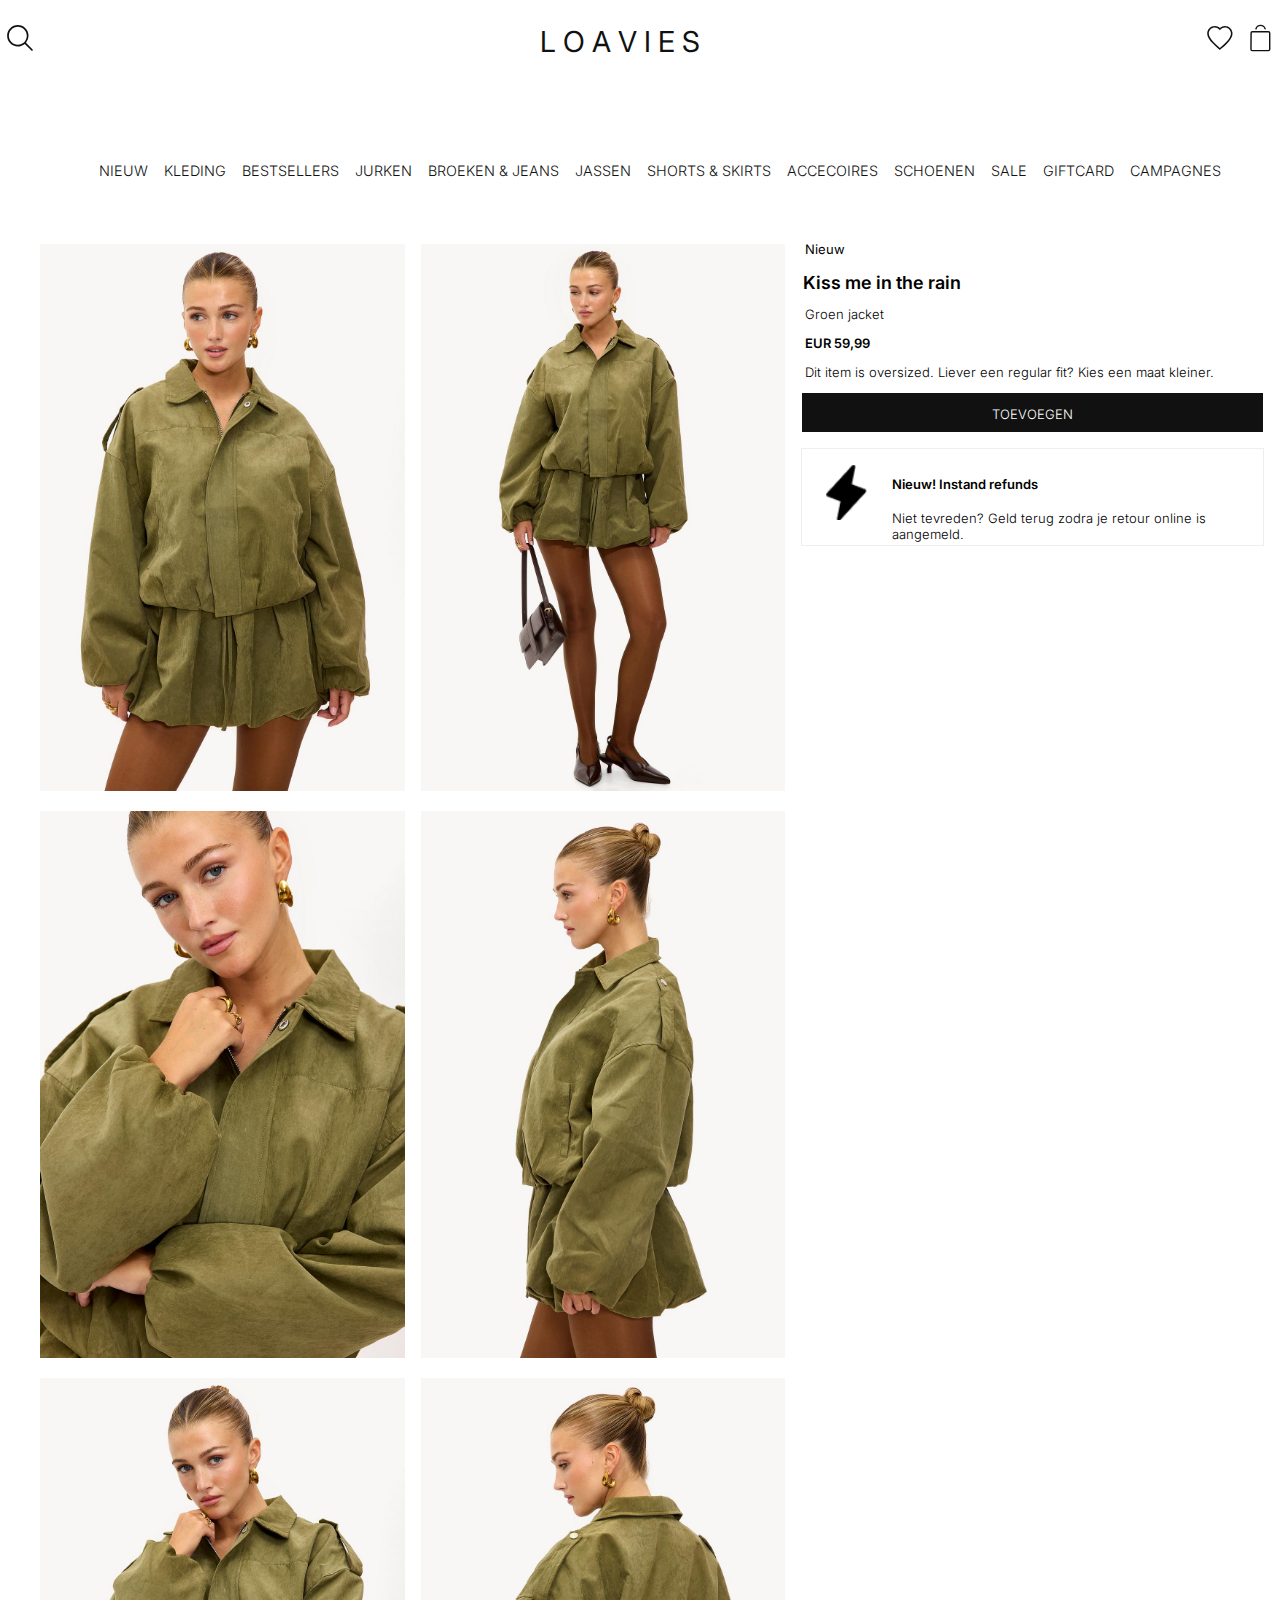
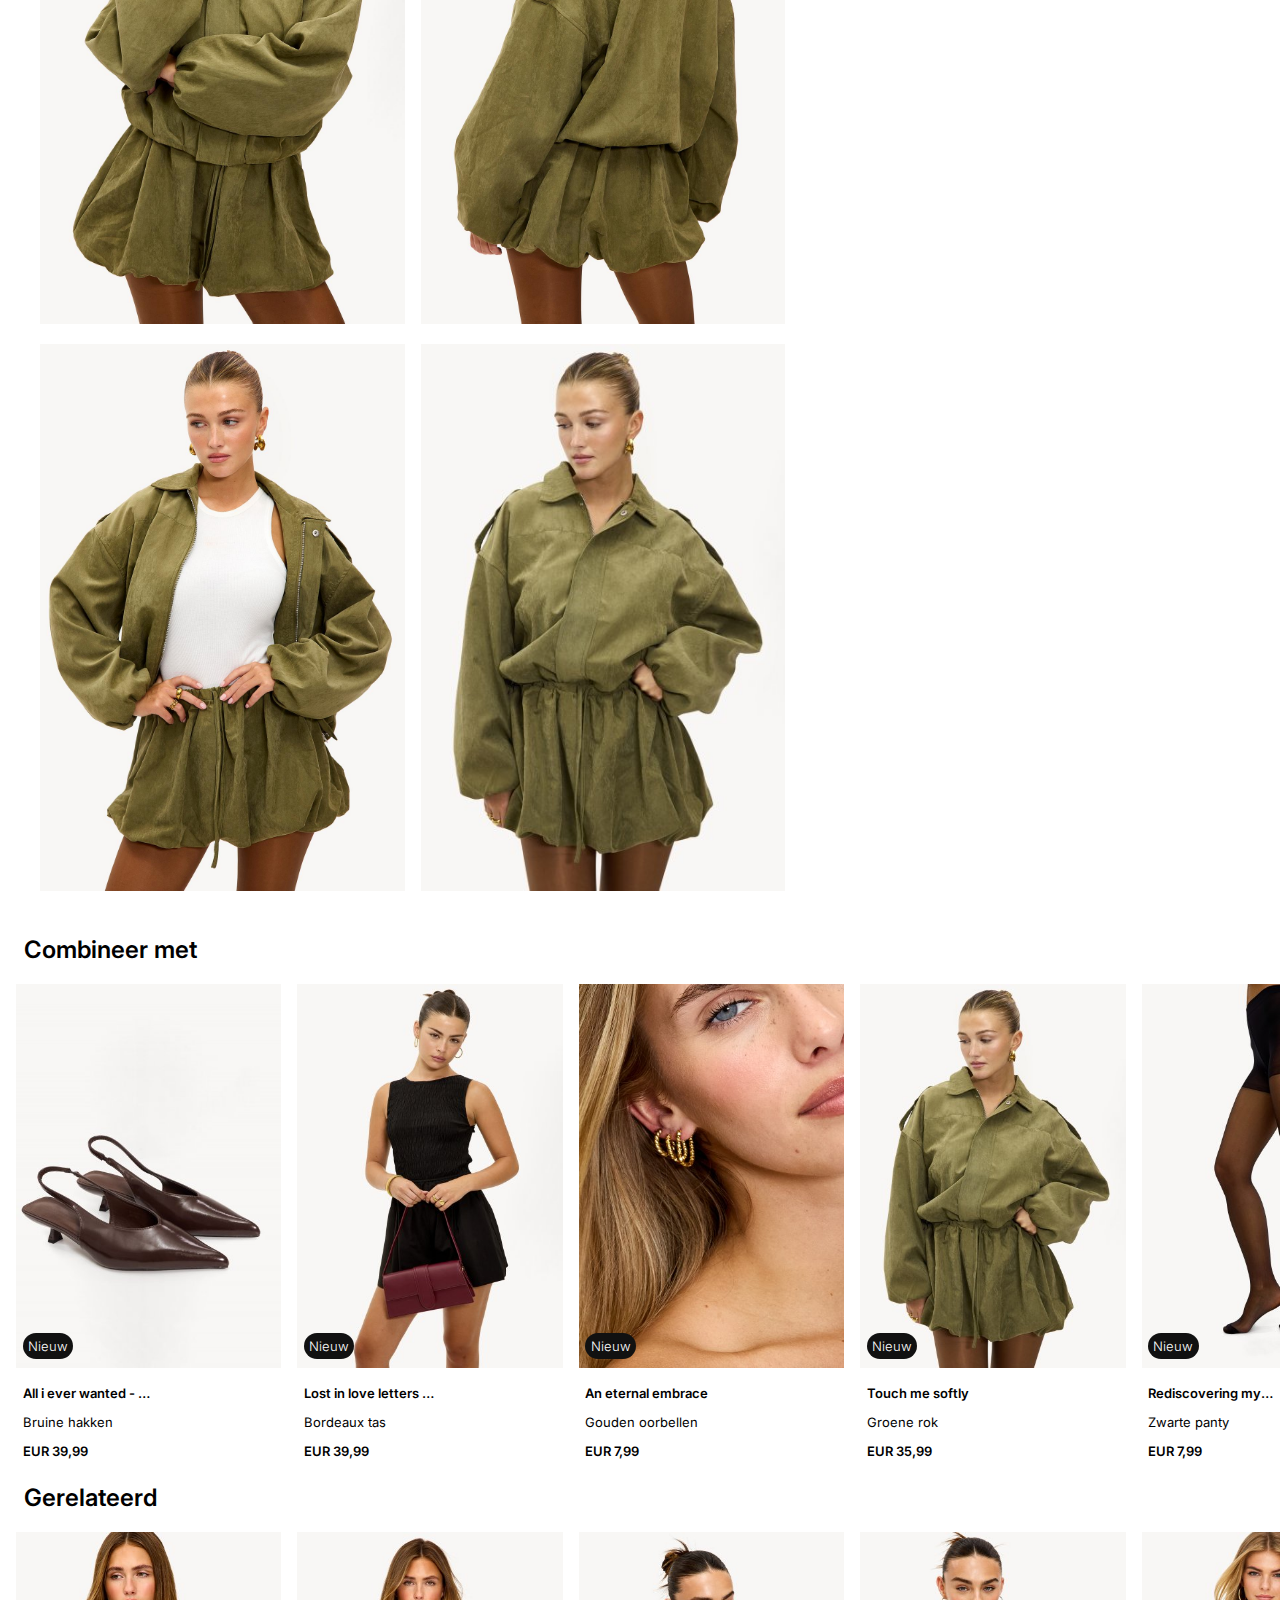
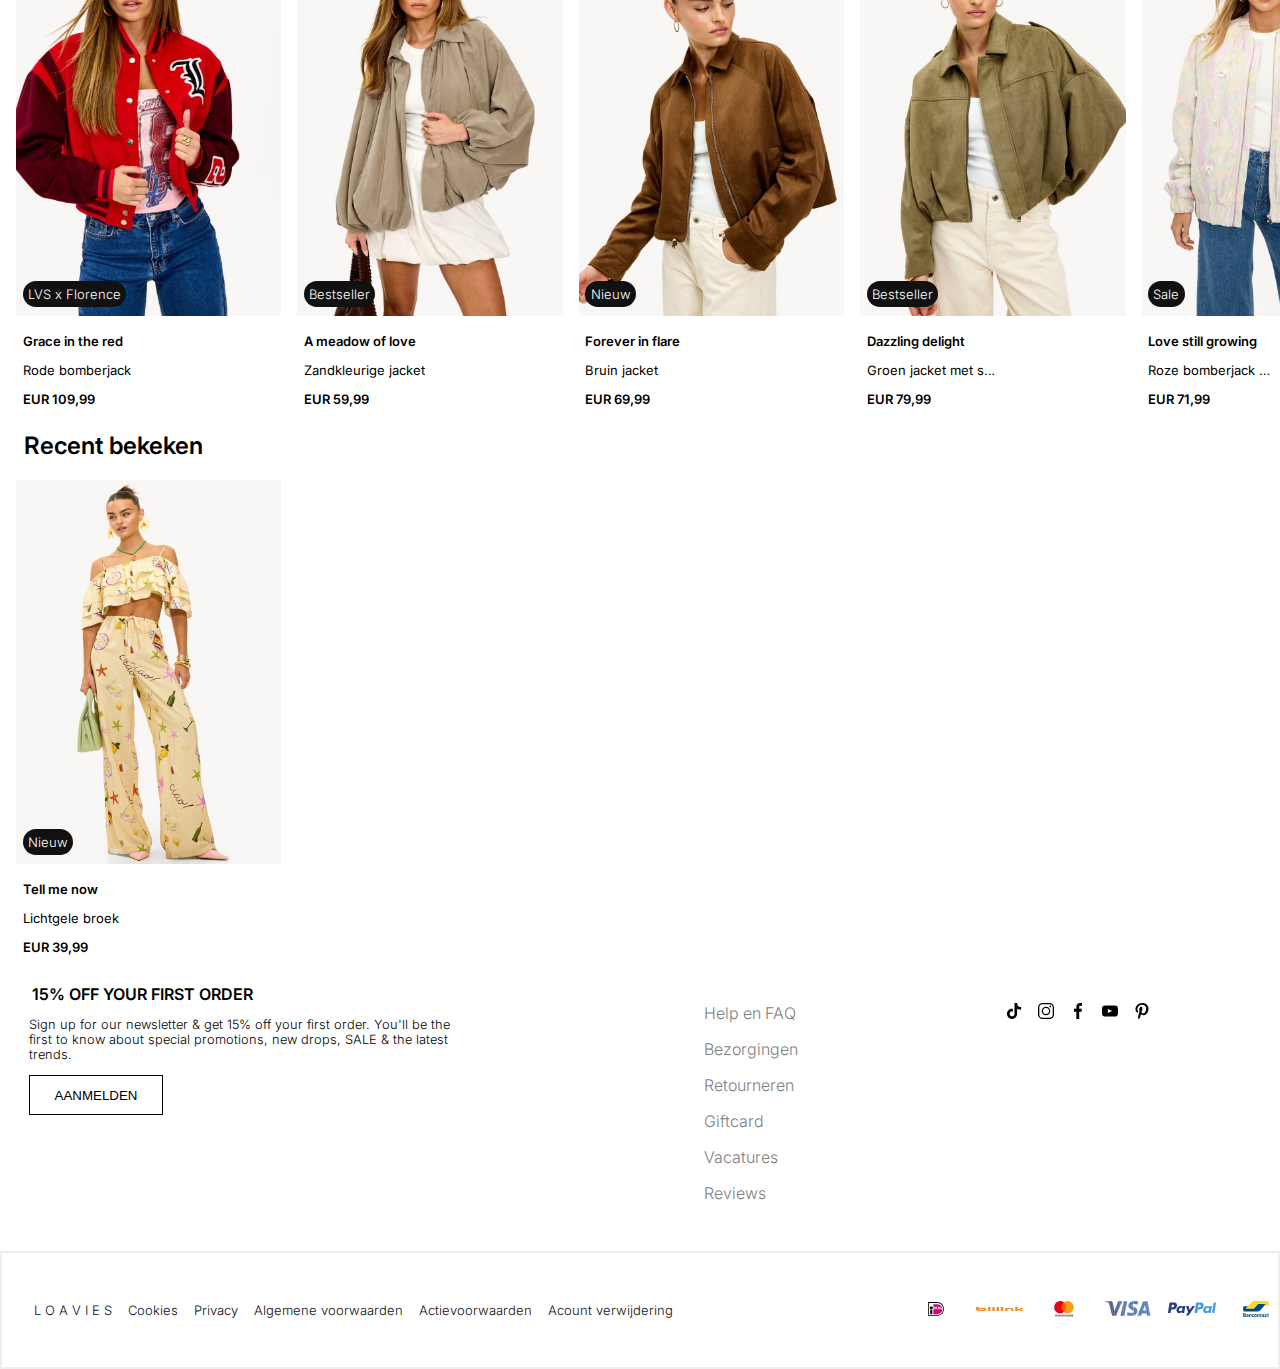
<file: detailpagina.html>
<!DOCTYPE html>
<html lang="nl">
<head>
    <meta charset="UTF-8">
    <meta name="viewport" content="width=device-width, initial-scale=1.0">
    <link rel="preconnect" href="https://fonts.googleapis.com">
    <link rel="preconnect" href="https://fonts.gstatic.com" crossorigin>
    <link href="https://fonts.googleapis.com/css2?family=Inter:ital,opsz,wght@0,14..32,100..900;1,14..32,100..900&display=swap" rel="stylesheet">
    <title>Groene jacker | LOAVIES</title>
    <link rel="stylesheet" href="styles/style2.css">
    <link rel="stylesheet" href="styles/style_algemeen.css">

</head>
<body>
<header>
    <nav>
        <ul>
            <li><button><svg xmlns="http://www.w3.org/2000/svg" width="40" height="40" viewBox="0 0 50 50" fill="none"><path fill="currentColor" d="M40.83 35.498a1.19 1.19 0 01.162 2.37l-.161.01H9.878a1.19 1.19 0 010-2.38h30.953zm0-11.688a1.19 1.19 0 01.162 2.37l-.161.01H9.878a1.19 1.19 0 010-2.38h30.953zm0-11.689a1.19 1.19 0 01.162 2.37l-.161.011H9.878a1.19 1.19 0 010-2.38h30.953z"></path></svg></button></li>
            <li><a href="#"><svg xmlns="http://www.w3.org/2000/svg" width="40" height="40" viewBox="0 0 50 50" fill="none"><path fill="currentColor" d="M40.779 39.233l-8.277-8.277a13.33 13.33 0 003.188-8.66c0-7.387-6.01-13.396-13.395-13.396-7.387 0-13.396 6.009-13.396 13.395 0 7.386 6.01 13.395 13.396 13.395 3.3 0 6.323-1.201 8.66-3.188l8.278 8.278a1.09 1.09 0 001.546 0 1.092 1.092 0 000-1.547zm-18.484-5.73c-6.18 0-11.209-5.027-11.209-11.208 0-6.18 5.028-11.208 11.209-11.208 6.18 0 11.208 5.028 11.208 11.208 0 2.697-.958 5.174-2.551 7.111a11.293 11.293 0 01-1.547 1.546 11.156 11.156 0 01-7.11 2.551z"></path></svg></a></li>
            <li><a href="#">L O A V I E S</a></li>
            <li><a href="#"><svg xmlns="http://www.w3.org/2000/svg" width="40" height="40" viewBox="0 0 50 50" fill="none"><path fill="currentColor" d="M31.132 10c5.257 0 9.534 4.277 9.534 9.534 0 3.664-2.773 8.088-7.416 12.904a72.71 72.71 0 01-5.19 4.852 62.937 62.937 0 01-2.635 2.139l-.6.454-.203-.158-.392-.304a67.242 67.242 0 01-2.633-2.187 77.201 77.201 0 01-5.185-4.923C11.77 27.45 9 23.061 9 19.534 9 14.277 13.276 10 18.534 10c2.314 0 4.56.857 6.299 2.39A9.548 9.548 0 0131.132 10zm0 1.962c-2.108 0-4.14.897-5.576 2.463l-.723.788-.247-.27-.476-.518a7.59 7.59 0 00-5.576-2.463c-4.175 0-7.573 3.397-7.573 7.572 0 2.761 2.267 6.448 6.144 10.64 2.508 2.713 5.293 5.232 7.735 7.22 2.441-1.94 5.225-4.414 7.73-7.103 3.872-4.158 6.135-7.874 6.135-10.757 0-4.175-3.398-7.572-7.573-7.572z"></path></svg></a></li>
            <li><a href="#"><svg xmlns="http://www.w3.org/2000/svg" width="40" height="40" viewBox="0 0 50 50"><path fill="currentColor" d="M35.564 16.27a2.47 2.47 0 012.47 2.469v20.458a2.47 2.47 0 01-2.47 2.47H15.29a2.47 2.47 0 01-2.47-2.47v-.02l.165-20.458a2.47 2.47 0 012.469-2.45h20.111zm0 1.764H15.453a.705.705 0 00-.706.7l-.163 20.458v.005c0 .39.315.706.705.706h20.275c.39 0 .706-.316.706-.706V18.74a.706.706 0 00-.706-.706zm-9.873-9.7c3.22 0 5.461 1.653 6.57 4.823a.882.882 0 01-1.664.582c-.866-2.474-2.45-3.642-4.906-3.642-2.456 0-4.04 1.168-4.906 3.642a.882.882 0 11-1.665-.582c1.11-3.17 3.352-4.824 6.57-4.824z"></path></svg></a></li>
        </ul>
    
        
    </nav>
    <nav>
        <button><svg xmlns="http://www.w3.org/2000/svg" width="50" height="50" viewBox="0 0 50 50" fill="none"><path fill="currentColor" fill-rule="evenodd" d="M12.403 10.43L25.5 23.528 38.596 10.43a1.042 1.042 0 111.473 1.473L26.971 25 40.07 38.097a1.042 1.042 0 01-1.473 1.473L25.5 26.472 12.403 39.57a1.042 1.042 0 11-1.473-1.473L24.028 25 10.93 11.903a1.042 1.042 0 011.473-1.473z" clip-rule="evenodd"></path></svg></button>
        <ul>
            <li><a href="#">NIEUW</a></li>
            <li><a href="#">KLEDING</a></li>
            <li><a href="#">BESTSELLERS</a></li>
            <li><a href="#">JURKEN</a></li>
            <li><a href="#">BROEKEN & JEANS</a></li>
            <li><a href="#">JASSEN</a></li>
            <li><a href="#">SHORTS & SKIRTS</a></li>
            <li><a href="#">ACCECOIRES</a></li>
            <li><a href="#">SCHOENEN</a></li>
            <li><a href="#">SALE</a></li>
            <li><a href="#">GIFTCARD</a></li>
            <li><a href="#">CAMPAGNES</a></li>
        </ul>
    </nav>
</header>
<main>
    <section>
        <ul>
            <li><img src="images/img1_groen_pakje.jpg" alt="afbeelding groen pakje"></li>
            <li><img src="images/img_2_groen_pakje.jpg" alt="afbeelding groen pakje"></li>
            <li><img src="images/img_3_groen_pakje.jpg" alt="afbeelding groen pakje"></li>
            <li><img src="images/img_4_groen_pakje.jpg" alt="afbeelding groen pakje"></li>
            <li><img src="images/img_5_groen_pakje.jpg" alt="afbeelding groen pakje"></li>
            <li><img src="images/img_6_groen_pakje.jpg" alt="afbeeldingn groen pakje"></li>
            <li><img src="images/img_7_groen_pakje.jpg" alt="afbeelding groen pakje"></li>
            <li><img src="images/img_8_groen_pakje.jpg" alt="afbeelding groen pakje"></li>
        </ul>
       <div>
            <h3>Nieuw</h3>
            <h2>Kiss me in the rain</h2>
            <p>Groen jacket</p>
            <p>EUR 59,99</p>
            <p>Dit item is oversized. Liever een regular fit? Kies een maat kleiner.</p>
            <button>TOEVOEGEN</button>
        
   
        <ul>
            <li><img src="images/flits.png" alt="icoon bliksem"><h2>Nieuw! Instand refunds</h2>
            <p>Niet tevreden? Geld terug zodra je retour online is aangemeld.</p></li>
            <li><img src="images/billink.png" alt="icoon billink"><h2>Betalen met billink</h2>
            <p>Koop nu en betaal 14 dagen later!</p></li>
            <li><img src="images/bezorging.svg" alt="icoon bezorging"><h2>Morgen in huis</h2>
            <p>Op werkdagen voor 22:00 besteld, de volgende dag in huis.</p></li>
            <li><img src="images/pakketje.svg" alt="icoon pakket"><h2>Gratis verzending</h2>
            <p>Gratis verzending bij orders vanaf 75 euro.</p></li>

        </ul>
   

        <details>
            <summary>Meer over dit product</summary>
            <p>Deze olijfgroene bomber jacket heeft een oversized fit met statement balloon sleeves voor een coole twist. De utility-inspired details zoals de borstzakken en knoopsluiting geven een stoere update aan het klassieke bomber design. De elastische taille en boorden creëren een moderne shape. Style deze jacket met een basic tee en straight jeans voor een casual chique look.</p>
            
            <p>Model informatie: Model is 174 cm en draagt maat XS.</p>
            
            <p>Kleur:Groen
            Materiaal: 0%
            Artikelnummer: 28986013700</p>
        </details>
        </div>
    </section>
    <section class="artikelen">
        <h2>Combineer met</h2>
        <ul>
            <li><img src="images/img_1_combineer_met.jpg" alt="hakken">
            <h3>Nieuw</h3>
            <p>All i ever wanted -  brown</p>
            <p>Bruine hakken</p>
            <p>EUR 39,99</p></li>
            <li><img src="images/img_2_combineer_met.jpg" alt="afbeelding rode tas">
            <h3>Nieuw</h3>
            <p>Lost in love letters - dark red</p>
            <p>Bordeaux tas</p>
            <p>EUR 39,99</p></li>
            <li><img src="images/img_3_combineer_met.jpg" alt="afbeelding oorbellen">
            <h3>Nieuw</h3>
            <p>An eternal embrace</p>
            <p>Gouden oorbellen</p>
            <p>EUR 7,99</p></li>
            <li><img src="images/img_4_combineer_met.jpg" alt="afbeelding groene rok">
            <h3>Nieuw</h3>
            <p>Touch me softly</p>
            <p>Groene rok</p>
            <p>EUR 35,99</p></li>
            <li><img src="images/img_5_combineer_met.jpg" alt="afbeelding panty">
            <h3>Nieuw</h3>
            <p>Rediscovering myself</p>
            <p>Zwarte panty</p>
            <p>EUR 7,99</p></li>

        </ul>
    </section>
    <section class="artikelen">
        <h2>Gerelateerd</h2>
        <ul>
            <li><img src="images/img_1_gerelateerd.jpg" alt="afbeelding florence collectie">
            <h3>LVS x Florence</h3>
            <p>Grace in the red</p>
            <p>Rode bomberjack</p>
            <p>EUR 109,99</p></li>
            <li><img src="images/img_2_gerelateerd.jpg" alt="afbeelding beige jas">
            <h3>Bestseller</h3>
            <p>A meadow of love</p>
            <p>Zandkleurige jacket</p>
            <p>EUR 59,99</p></li>
            <li><img src="images/img_3_gerelateerd.jpg" alt="afbeelding bruine jas">
            <h3>Nieuw</h3>
            <p>Forever in flare</p>
            <p>Bruin jacket</p>
            <p>EUR 69,99</p></li>
            <li><img src="images/img_4_gerelateerd.jpg" alt="afbeelding groene jas">
            <h3>Bestseller</h3>
            <p>Dazzling delight</p>
            <p>Groen jacket met suédelook</p>
            <p>EUR 79,99</p></li>
            <li><img src="images/img_5_gerelateerd.jpg" alt="afbeelding roze bomber">
            <h3>Sale</h3>
            <p>Love still growing</p>
            <p>Roze bomberjack met pailletten</p>
            <p>EUR 71,99</p></li>
        </ul>
    </section>
    <section class="artikelen">
        <h2>Recent bekeken</h2>
        <ul>
            <li><img src="images/img_1_recent_bekeken.jpg" alt="afbeelding lichtgele broek">
            <h3>Nieuw</h3>
            <P>Tell me now</P>
            <p>Lichtgele broek</p>
            <p>EUR 39,99</p></li>
        </ul>
    </section>
    <div class="bezorging">
    <p>Voor 23:00 uur besteld, morgen in huis!</p>
    </div>
</main>
<footer>
    <div>
        <h2>15% OFF YOUR FIRST ORDER</h2>
        <p>Sign up for our newsletter & get 15% off your first order. You'll be the first to know about special promotions, new drops, SALE & the latest trends.</p>
        <button>AANMELDEN</button>
   </div>
    <ul>
        <li><a href="https://www.loavies.com/nl/contact/klantenservice/">Help en FAQ</a></li>
        <li><a href="https://www.loavies.com/nl/bezorgingen/">Bezorgingen</a></li>
        <li><a href="https://www.loavies.com/nl/retouren/">Retourneren</a></li>
        <li><a href="http://loavies.com/nl/giftcard/">Giftcard</a></li>
        <li><a href="https://careers.loavies.com/nl/">Vacatures</a></li>
        <li><a href="https://nl.trustpilot.com/review/loavies.com">Reviews</a></li>
    </ul>
    <ul>
        <li><a href="#"><img src="images/tiktok_logo.svg" alt="link naar tiktok"></a></li>
        <li><a href="#"><img src="images/instagram_logo.svg" alt="link naar istagram"></a></li>
        <li><a href="#"><img src="images/facebook_logo.svg" alt="link naar facebook"></a></li>
        <li><a href="#"><img src="images/youtubel_ogo.svg" alt="link naar youtube"></a></li>
        <li><a href="#"><img src="images/pinterest_logo.svg" alt="link naar pinterest"></a></li>
		
    </ul>
</footer>
<footer>
    <ul>
        <li><a href="#">L O A V I E S</a></li>
        <li><a href="#">Cookies</a></li>
        <li><a href="#">Privacy</a></li>
        <li><a href="#">Algemene voorwaarden</a></li>
        <li><a href="#">Actievoorwaarden</a></li>
        <li><a href="#">Acount verwijdering</a></li>
    </ul>
    <ul>
        <li><img src="images/ideal.svg" alt="ideal logo"></li>
        <li><img src="images/billink.png" alt="billink logo"></li>
        <li><img src="images/mastercard.svg" alt="mastercard logo"></li>
        <li><img src="images/visa.svg" alt="visa logo"></li>
        <li><img src="images/paypal.svg" alt="paypal logo"></li>
        <li><img src="images/bancontact.svg" alt="bancontact logo"></li>
    </ul>
</footer>
</body>
</html>
</file>
<file: styles/style2.css>
@media (max-width: 999px){
main a{
	display: none;
}
section:nth-of-type(1) > ul:nth-of-type(1) {
	display: flex;
	overflow: auto;
	scroll-snap-type: x mandatory;
	scroll-behavior: smooth;
	padding: 0;
	list-style-type: none;
	overscroll-behavior-x: contain;
	scrollbar-width: none;
	scroll-marker-group: after;
	gap: 1em;
}

section:nth-of-type(1) > ul:nth-of-type(1) li{
	flex-basis: 100%;
	flex-shrink: 0;
	scroll-snap-align: center;
}

section:nth-of-type(1) > ul:nth-of-type(1)::scroll-marker-group {
		margin: 1em 3.5em 0;
		display: flex;
		flex-wrap: wrap;
		justify-content: center;
		align-content: center;
		row-gap:.25em;
		column-gap:.5em;
	}

section:nth-of-type(1) > ul:nth-of-type(1) li::scroll-marker {
		content: '' / 'naar' attr(data-label);
		width:0.5em;
		aspect-ratio:1;
		background-color:var(--bolletjescolor2);
		border-radius:50%;
		transition:.25s;
	}
	section:nth-of-type(1) > ul:nth-of-type(1) li::scroll-marker:target-current{
		background: var(--bolletjescolor1);
	
	}
section:nth-of-type(1) h3 {
	font-family: "Inter", sans-serif;
	font-size: small;
	font-weight: 300;
	font-style: normal;
	position: absolute;
	top: 36rem;
	margin-left: 0.5em;
	color: var(--lijstje-tekst);
	background-color: var(--backgroundcolor2);
	border-radius: 2em;
	padding: 0.6em;
}
section:nth-of-type(1) h2{
	font-family: "Inter", sans-serif;
	font-size: large;
	font-weight: 600;
	font-style: normal;
	margin-left: 1em;
	margin-bottom: 0em;
}
section:nth-of-type(1) p {
	margin-left: 1.4em;
}
section:nth-of-type(1) p:nth-of-type(1) {
	font-family: "Inter", sans-serif;
	font-size: small;
	font-weight: 300;
	font-style: normal;
	margin-bottom: 0em;
}
section:nth-of-type(1) p:nth-of-type(2) {
	font-family: "Inter", sans-serif;
	font-size: small;
	font-weight: 600;
	font-style: normal;
	margin-bottom: 0em;
}
/*
section:nth-of-type(1) p:nth-of-type(3) {
	display: none;
}
	*/
section:nth-of-type(1) p:nth-of-type(4) {
	font-family: "Inter", sans-serif;
	font-size: small;
	font-weight: 300;
	font-style: normal;
	background-color: var(--backgroundcolor1);
	margin: 1em;
	padding: 1em;
}
section:nth-of-type(1) button {
	background-color: var(--backgroundcolor2);
	font-family: "Inter", sans-serif;
	font-size: small;
	font-weight: 300;
	font-style: normal;
	color: var(--lijstje-tekst);
	border: none;
	display: block;
	margin: 1em auto;
	width: 93%;
    padding: 1em;
}
section:nth-of-type(1) > div ul{
	list-style-type: none;
	display: flex;
	overflow: auto;
	scroll-snap-type: x mandatory;
	scroll-behavior: smooth;
	padding: 1em;
	list-style-type: none;
	overscroll-behavior-x: contain;
	scrollbar-width: none;
	scroll-marker-group: after;
	gap: 1em;
	margin-left: 1em;
	border: 1px solid var(--randcolor);
	margin-right: 1em;
}
section:nth-of-type(1) > div ul li{
	flex-basis: 100%;
	flex-shrink: 0;
	scroll-snap-align: center;
	display: grid;
	grid-template-columns: auto 1fr;
	grid-template-rows:  2em 2em;
}
section:nth-of-type(1) div img {
	width: 100%;
	height: 170%;
}
section:nth-of-type(1) div ul:scroll-marker-group {
	margin: 1em 3.5em 0;
	display: flex;
	flex-wrap: wrap;
	justify-content: center;
	align-content: center;
	row-gap:.25em;
	column-gap:.5em;
}
section:nth-of-type(1) div ul li::scroll-marker {
	content: '' / 'naar' attr(data-label);
	width:0.5em;
	aspect-ratio:1;
	background-color:var(--bolletjescolor2);
	border-radius:50%;

	transition:.25s;
}
section:nth-of-type(1) ul li::scroll-marker:target-current{
	background: var(--bolletjescolor1);

}
section:nth-of-type(1) div ul h2 {
	font-family: "Inter", sans-serif;
	font-size: small;
	font-weight: 600;
	font-style: normal;
	margin-left: 1.5em;
}
section:nth-of-type(1) div ul p {
	font-family: "Inter", sans-serif;
	font-size: small;
	font-weight: 300;
	font-style: normal;
	grid-column: 2 / -1;
	
}
section:nth-of-type(1) div details:nth-of-type(1) {
	display: none;
}
details summary::after {
	content: '+';
	font-size: x-large;
	margin-left: 42%;
}
details summary {
	list-style-type: none;
	font-family: "Inter", sans-serif;
	font-size: medium;
	font-weight: 600;
	font-style: normal;
}
details summary::-webkit-details-marker {
    display: none;
}
details {
	border: 1px solid var(--randcolor);
	margin-top: 1em;
	padding: 1em;
	list-style-type: none;
	font-family: "Inter", sans-serif;
	font-size: small;
	font-weight: 300;
	font-style: normal;
}
details [open] summary::after {
	content: '-';
	font-size: x-large;
}
section:nth-of-type(1) p:nth-of-type(3), section:nth-of-type(1) p:nth-of-type(4),section:nth-of-type(1) p:nth-of-type(5),section:nth-of-type(1) p:nth-of-type(6),section:nth-of-type(1) p:nth-of-type(7),section:nth-of-type(1) p:nth-of-type(8){
	display: none;
}
p:nth-of-type(1), p:nth-of-type(2), p:nth-of-type(3), p:nth-of-type(4),p:nth-of-type(5) {
	font-family: "Inter", sans-serif;
		font-size: 1.1em;
		font-weight: 300;
		font-style: normal;
		margin-left: 1em;
}

}



@media (min-width: 1000px) {
	main a{
		text-decoration: none;
		color: var(--color-text);
		font-family: "Inter", sans-serif;
		font-size: small;
		font-weight: 300;
		font-style: normal;
	}
	main svg{
		margin-bottom: -0.7em;
		margin-left: 3em;
		height: auto;
		width: 2.5%;
	}
	main a:hover{
		font-weight: 500;
	}
	section:nth-of-type(1){
	
		display: grid;
		grid-template-columns: 2fr 1fr;


	}
	section:nth-of-type(1) ul {
		display: grid;
		grid-template-columns: 1fr 1fr;
		grid-template-rows: 1fr 1fr;
		list-style-type: none;
		gap: 1em;
		scroll-padding-top: 0;
		scroll-behavior: smooth;
	}
	
	section:nth-of-type(1) h2{
		font-family: "Inter", sans-serif;
		font-size: large;
		font-weight: 600;
		font-style: normal;
		margin-left: 1em;
		margin-bottom: 0em;
	}
	section:nth-of-type(1) h3 {
			font-family: "Inter", sans-serif;
			font-size: small;
			font-weight: 400;
			font-style: normal;
			margin-left: 1.5em;
			margin-bottom: 0em;
	}
	section:nth-of-type(1) p {
			font-family: "Inter", sans-serif;
			font-size: small;
			font-weight: 400;
			font-style: normal;
			margin-left: 1.5em;
			margin-bottom: 0em;
		}
	

		section:nth-of-type(1) button {
			background-color: var(--backgroundcolor2);
			font-family: "Inter", sans-serif;
			font-size: small;
			font-weight: 300;
			font-style: normal;
			color: var(--lijstje-tekst);
			border: none;
			display: block;
			margin: 1em auto;
			width: 93%;
			padding: 1em;
		}
		section:nth-of-type(1) button:hover{
			background-color: var(--buttoncolor);
			color: var(--color-text);
			border: 1px solid var(--randcolor2);
			font-weight: 600;
			
		}
		section:nth-of-type(1) > div ul{
			list-style-type: none;
			display: flex;
			overflow: auto;
			scroll-snap-type: x mandatory;
			scroll-behavior: smooth;
			padding: 1em;
			list-style-type: none;
			overscroll-behavior-x: contain;
			scrollbar-width: none;
			scroll-marker-group: after;
			gap: 1em;
			margin-left: 1em;
			border: 1px solid var(--randcolor);
			margin-right: 1em;
		}
		section:nth-of-type(1) > div ul li{
			flex-basis: 100%;
			flex-shrink: 0;
			scroll-snap-align: center;
			display: grid;
			grid-template-columns: auto 1fr;
			grid-template-rows:  2em 2em;
		}
		section:nth-of-type(1) div img {
			width: 100%;
			height: 170%;
		}
		section:nth-of-type(1) div ul:scroll-marker-group {
			margin: 1em 3.5em 0;
			display: flex;
			flex-wrap: wrap;
			justify-content: center;
			align-content: center;
			row-gap:.25em;
			column-gap:.5em;
		}
		section:nth-of-type(1) div ul li::scroll-marker {
			content: '' / 'naar' attr(data-label);
			width:0.5em;
			aspect-ratio:1;
			background-color:var(--bolletjescolor2);
			border-radius:50%;
		
			transition:.25s;
		}
		section:nth-of-type(1) ul li::scroll-marker:target-current{
			background: var(--bolletjescolor1);
		
		}
		section:nth-of-type(1) img {
			width: 100%;
			height: auto;
		}
	
			section:nth-of-type(1) div ul h2 {
				font-family: "Inter", sans-serif;
				font-size: small;
				font-weight: 600;
				font-style: normal;
				margin-left: 1.5em;
			}
			section:nth-of-type(1) div ul p {
				font-family: "Inter", sans-serif;
				font-size: small;
				font-weight: 300;
				font-style: normal;
				grid-column: 2 / -1;
				
			}
			section:nth-of-type(1) div p:nth-of-type(2){
				font-weight: 600;
			}
			section:is(:nth-of-type(1),:nth-of-type(1),:nth-of-type(3) ) div p{
				font-weight: 300;
				margin-right: 1em;
			}
			section:nth-of-type(1) div p:nth-of-type(8) {
				background-color: var(--backgroundcolor1);
				padding: 1em;
				margin-right: 1.5em;
			}
			section:nth-of-type(1) > div details:nth-of-type(2){
				display: none;
			}
		details{
			display: none;
		}
		div {
			position: sticky;
		}
		
		}

	






/************/
/* section 4*/
/************/


section:nth-of-type(7) {
    margin-bottom: 2em;
}
@media (min-width: 1000px) {
	.bezorging p {
		display: none;
	}
}
@media (max-width: 800px) {
.bezorging p {
    font-family: "Inter", sans-serif;
	font-size: small;
	font-weight: 300;
	font-style: normal;
    text-align: center;
    color: var(--text-color);
    background-color: var(--backgroundcolor1);
    padding: 1em;
}
}
</file>
<file: styles/style_algemeen.css>
/**************/
/* CSS REMEDY */
/**************/
*,
*::after,
*::before {
	box-sizing: border-box;
}

body {
	margin: 0;
	padding: 0;
}

img {
	max-width: 100%;
}
button {
	width: 15em;
	height: 3em;
	background: var(--button-color);
}
button:hover{
	background-color: var(--button-color2);
	color: var(--button-tekst);
}




/*********************/
/* CUSTOM PROPERTIES */
/*********************/
:root {
	/* startje */
	--color-text: #111;
    --text-color: #878787;
	--lijstje-tekst: white;
	--navbackground: white;
	--color-background: #eee;
	--backgroundcolor1: #F2F2F2;
	--button-color: white;
	--button-color2: black;
	--button-tekst: white;
	--link-color: grey;
	--backgroundcolor2: #111;
	--bolletjescolor1:#111;
	--bolletjescolor2:grey;
	--randcolor:#eee;
	--randcolor2:black; 
}





/****************/
/* JOUW STYLING */
/****************/

/****************/ 
/* de navigatie */
/****************/

nav:nth-of-type(1) {
	top:0;
	position: sticky;
	background-color: var(--navbackground);
	padding-top:  0.1em;
	padding-bottom: 0.1em;
	z-index: 30;
}
nav:nth-of-type(1) ul {
	display: flex;
	list-style-type: none;
	padding: 0;
	align-items: center;
	justify-content: space-between;
}
nav:nth-of-type(1) a {
	font-family: "Inter", sans-serif;
	font-size: 0.9em;
	font-weight: 400;
	font-style: normal;
	text-decoration: none;
	color: var(--color-text);
}
nav:nth-of-type(1) button {
	background: var(--navbackground);
	max-width: 5em;
	border: none;
}
nav:nth-of-type(2) {
	position:fixed;
	position: absolute;
	z-index: 1000;
	left: 0;
	top: 0;
	bottom: 0;
	right: 0;
	background-color: var(--navbackground);
	translate: -100% 0%;
	transition: translate .3s;;
}
nav:nth-of-type(2) button{
	border: none;
	float: right;
	padding: 0;
	margin-top: 1em;
}
nav:nth-of-type(2).toonMenu {
	translate: 0% 0%;

}
nav:nth-of-type(2) ul {
	list-style-type: none;
	margin-top: 5em;
} 
nav:nth-of-type(2) li{
	margin-bottom: 2em;
}
nav:nth-of-type(2) a {
	text-decoration: none;
	font-family: "Inter", sans-serif;
	font-size: 1em;
	font-weight: 600;
	font-style: normal;
	text-decoration: none;
	color: var(--color-text);
}
section:nth-of-type(2) button {
	border: none;

}
@media (max-width: 999px) {
	nav:nth-of-type(1) ul li:nth-child(4) {
		display: none;
	}
}

@media (min-width: 1000px){
	nav:nth-of-type(1) button {
		display: none;
	}
	nav:nth-of-type(1) ul {
		justify-content: center;
	}
	nav:nth-of-type(1) ul li:nth-child(2) {
		margin-right: auto;
	}
	nav:nth-of-type(1) ul li:nth-child(4) {
		margin-left: auto;
	}
	nav:nth-of-type(1) a{
		font-size: 1.8em;
	}
	nav:nth-of-type(2) button {
		display: none;
	}
	nav:nth-of-type(2) {
		position:static;
		translate:unset;
		padding:0;
		background: none;
	}
	nav:nth-of-type(2) ul {
		display: flex;
		gap: 1em;
		justify-content: center;
	}

	nav:nth-of-type(2) a{
		text-decoration: none;
		font-family: "Inter", sans-serif;
		font-size: 0.9em;
		font-weight: 300;
		font-style: normal;
		margin-bottom: 0;
	}
}



.artikelen h2 {
    font-family: "Inter", sans-serif;
	font-size: 1rem;
	font-weight: 600;
	font-style: normal;
	margin-left: 1em;
	margin-top: 1em;
}

.artikelen ul {
    display: flex;
	list-style-type: none;
	padding: 0;
	gap: 1em;
	overflow: auto;
	scroll-snap-type: x mandatory;
	scroll-behavior: smooth;
	object-fit: fill;
}

.artikelen ul::-webkit-scrollbar {
	display: none;
}

.artikelen li {
	position: relative;
	flex-basis: 40%;
	flex-shrink: 0;
	scroll-snap-align: center;
}
.artikelen h3 {
	font-family: "Inter", sans-serif;
	font-size: small;
	font-weight: 300;
	font-style: normal;
	position: absolute;
	top: 11rem;
	margin-left: 0.5em;
	color: var(--lijstje-tekst);
	background-color: var(--backgroundcolor2);
	border-radius: 1em;
	padding: 0.4em;
}
.artikelen p {
	font-family: "Inter", sans-serif;
	font-size: small;
	font-weight: 300;
	font-style: normal;
	margin-left: 0.5em;
	margin-bottom: 0;
	overflow: hidden;
	text-overflow: ellipsis;
	white-space: nowrap;
	max-width: 10em;

}

.artikelen p:nth-of-type(1), p:nth-of-type(3) {
	font-weight: 600;
}

.artikelen p:nth-of-type(2) {
	font-weight: 400;
}

.artikelen img{
    width: 100%;
    height: 72%;
}
@media (min-width: 1000px) {
	.artikelen h2 {
		font-family: "Inter", sans-serif;
		font-size: x-large;
		font-weight: 600;
		font-style: normal;
		margin-left: 1em;
	}
	.artikelen ul {
		display: flex;
		list-style-type: none;
		padding: 0;
		gap: 1em;
		overflow: auto;
		margin-left: 1em;
		scroll-snap-type: x mandatory;
		scroll-behavior: smooth;
		margin-left: 1em;
	}
	.artikelen li {
		position: relative;
		flex-basis: 21%;
		flex-shrink: 0;
		scroll-snap-align: center;
	}

	.artikelen img{
		width: 18em;
		height: 24em;
	}
	
	.artikelen h3 {
		font-family: "Inter", sans-serif;
		font-size: small;
		font-weight: 300;
		font-style: normal;
		position: absolute;
		top: 21rem;
		margin-left: 0.5em;
		color: var(--lijstje-tekst);
		background-color: var(--backgroundcolor2);
		border-radius: 1em;
		padding: 0.4em;
	}
}
/*****************/
/* de footer */
/*****************/

footer:nth-of-type(1) h2 {
	font-family: "Inter", sans-serif;
	font-size: 1rem;
	font-weight: 600;
	font-style: normal;
	margin-left: 1em;
}

footer:nth-of-type(1) p {
	font-family: "Inter", sans-serif;
	font-size: 0.8rem;
	font-weight: 300;
	font-style: normal;
	margin-left: 1em;
}

footer:nth-of-type(1) button {
	margin-left: 1em;
	width: 10em;
	border: 1px solid var(--randcolor2);
}
footer:nth-of-type(1) button:hover{
	background-color: var(--backgroundcolor2);
	color: var(--button-tekst);
}

footer:nth-of-type(1) ul:nth-of-type(1) {
	list-style-type: none;


}

footer:nth-of-type(1) ul:nth-of-type(1) a {
	text-decoration: none;
	color: var(--link-color);
	font-family: "Inter", sans-serif;
	font-size: 0, 5rem;
	font-weight: 300;
	font-style: normal;
	padding: 0;

}

footer:nth-of-type(1) li{
	padding-bottom: 1em;
}


footer:nth-of-type(1) ul:nth-of-type(2) {
	list-style-type: none;
	display: flex;
	justify-content: center;
	gap: 1em;
}

footer:nth-of-type(1) img {
	width: 16px;
	height: 16px;
}

footer:nth-of-type(1) ul {
	padding: 1em;
}
@media (max-width:999px) {
	footer:nth-of-type(2) {
		display: none;
	}
	footer:nth-of-type(1) button{
		width: 26em;
	}
}
@media (min-width: 1000px) {
	footer:nth-of-type(1) {
		display: flex;
	}
	footer:nth-of-type(1) div {
		margin-left: 1em;
		max-width: 35%;
	}
	footer:nth-of-type(1) ul:nth-of-type(1){
		margin-left: 14em;
		margin-right: 11em;
	}
	footer:nth-of-type(2)  {
		display: flex;
		border: 2px solid var(--randcolor);
		padding: 2em;
		margin-right: 0;
	}
	footer:nth-of-type(2) ul {
		display: flex;
		list-style-type: none;
		padding: 0;
	}
	footer:nth-of-type(2) ul:nth-of-type(1) {
		gap: 1em;
	}
	footer:nth-of-type(2) ul:nth-of-type(2) {
		position:absolute;
		right: 0;
		gap: 1em;
	}
	footer:nth-of-type(2) a{
		text-decoration: none;
		color: var(--color-text);
		font-family: "Inter", sans-serif;
		font-size: small;
		font-weight: 300;
		font-style: normal;
		padding: 0;
	}
	footer:nth-of-type(2) img {
	    width: 3em;
    	height: 1em;
	}
	footer:nth-of-type(2) a:hover{
		text-decoration: underline;
	}
	footer:nth-of-type(2) div a:nth-of-type(1){
		font-size: large;
		margin-right: 2em;
		font-weight: 400;
		text-decoration: none;
	}
	
}
</file>
